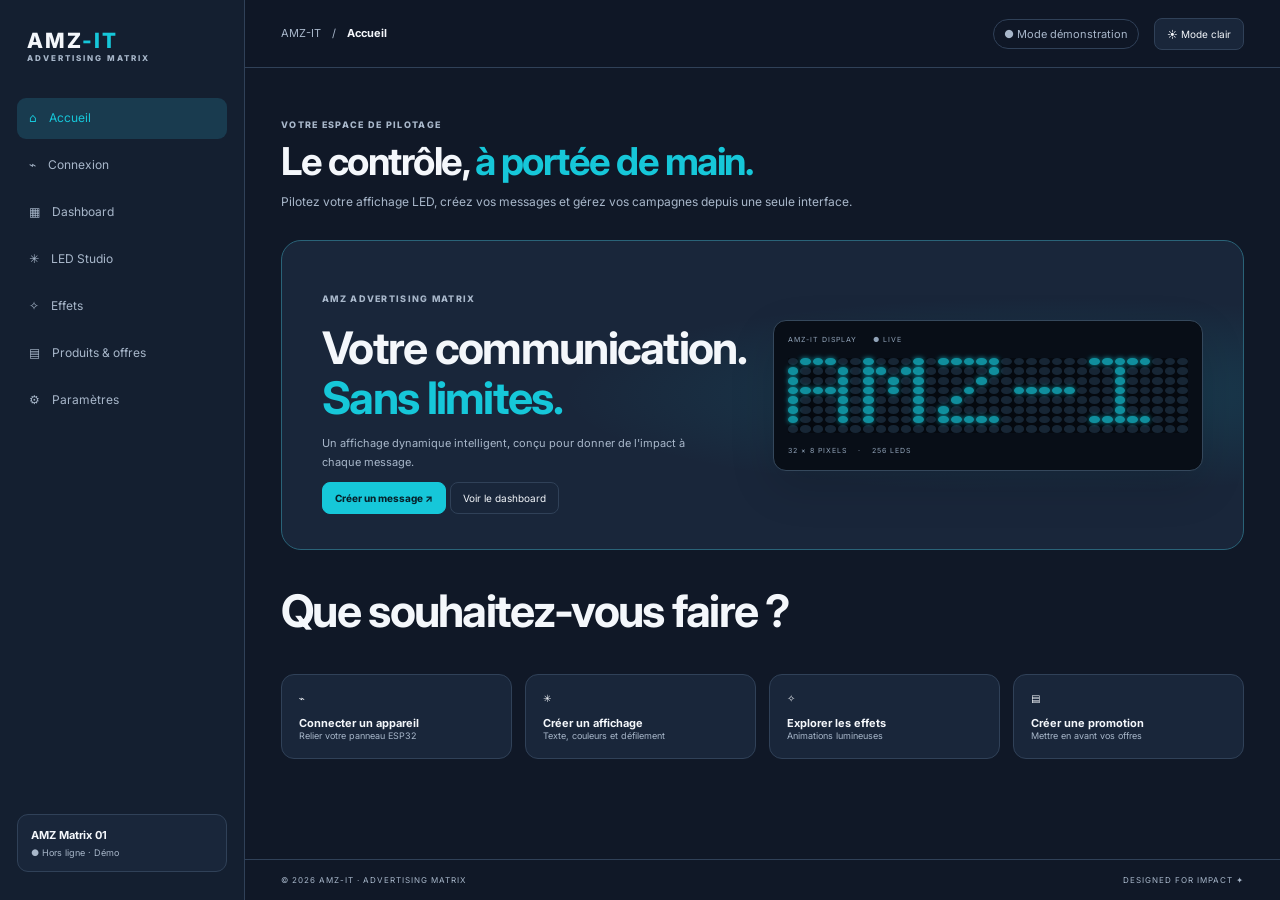
<file: maquette/index.html>
<!doctype html>
<html lang="fr" data-theme="dark"><head><meta charset="utf-8"><meta name="viewport" content="width=device-width,initial-scale=1"><title>AMZ-IT Advertising Matrix</title><link rel="stylesheet" href="css/style.css"></head>
<body><aside class="sidebar"><div class="brand">AMZ<span>-IT</span><small>ADVERTISING MATRIX</small></div><nav>
<button data-screen="home" class="active">⌂　Accueil</button><button data-screen="connection">⌁　Connexion</button><button data-screen="dashboard">▦　Dashboard</button><button data-screen="studio">✳　LED Studio</button><button data-screen="effects">✧　Effets</button><button data-screen="products">▤　Produits & offres</button><button data-screen="settings">⚙　Paramètres</button></nav><div class="device"><b>AMZ Matrix 01</b><small>● Hors ligne · Démo</small></div></aside>
<main><header><span>AMZ-IT　/　<strong id="crumb">Accueil</strong></span><div><span class="pill">● Mode démonstration</span> <button id="theme">☀ Mode clair</button></div></header><div class="content">
<section id="home" class="screen active"><label>VOTRE ESPACE DE PILOTAGE</label><h1>Le contrôle, <em>à portée de main.</em></h1><p class="lead">Pilotez votre affichage LED, créez vos messages et gérez vos campagnes depuis une seule interface.</p><div class="hero"><div><label>AMZ ADVERTISING MATRIX</label><h2>Votre communication.<br><em>Sans limites.</em></h2><p>Un affichage dynamique intelligent, conçu pour donner de l'impact à chaque message.</p><button class="primary" data-go="studio">Créer un message ↗</button> <button data-go="dashboard">Voir le dashboard</button></div><div class="device-screen"><small>AMZ-IT DISPLAY　　● LIVE</small><div class="matrix" id="heroMatrix"></div><small>32 × 8 PIXELS　 ·　 256 LEDS</small></div></div><h2>Que souhaitez-vous faire ?</h2><div class="cards four"><button data-go="connection">⌁<b>Connecter un appareil</b><small>Relier votre panneau ESP32</small></button><button data-go="studio">✳<b>Créer un affichage</b><small>Texte, couleurs et défilement</small></button><button data-go="effects">✧<b>Explorer les effets</b><small>Animations lumineuses</small></button><button data-go="products">▤<b>Créer une promotion</b><small>Mettre en avant vos offres</small></button></div></section>
<section id="connection" class="screen"><label>APPAREILS</label><h1>Connexion <em>à votre panneau.</em></h1><p class="lead">Associez votre téléphone ou tablette à votre matrice AMZ-IT.</p><div class="columns"><article><h3>Ajouter un appareil</h3><p>Connexion locale via le Wi-Fi de l'ESP32 · Étape 01 / 03</p><div class="steps">① Wi-Fi　 ─────　② Association　 ─────　③ Terminé</div><div class="callout">⌁　<b>Activez le point d'accès AMZ-IT</b><p>Votre panneau crée son propre réseau Wi-Fi sécurisé.</p></div><label>RÉSEAU WI-FI DE L'APPAREIL</label><input value="AMZ-IT-MATRIX-01" readonly><label>ADRESSE DE CONNEXION</label><input value="192.168.4.1" readonly><label>MOT DE PASSE DU RÉSEAU</label><input type="password" value="AMZmatrix2026" readonly><button class="primary" id="connect">Simuler la connexion →</button></article><article><h3>AMZ Matrix 01</h3><p>État : <em>Hors ligne</em></p><div class="specs"><div>RÉSOLUTION<b>32 × 8</b></div><div>PIXELS<b>256 RGB</b></div><div>CONTRÔLEUR<b>ESP32</b></div><div>CONNEXION<b>Wi-Fi local</b></div></div><p class="muted">Ces identifiants sont des valeurs de démonstration. Ils devront correspondre au firmware ESP32.</p></article></div></section>
<section id="dashboard" class="screen"><label>VUE D'ENSEMBLE</label><h1>Votre activité, <em>en un regard.</em></h1><p class="lead">Suivez l'état de votre panneau et de vos contenus.</p><div class="cards four stats"><article>ÉTAT DU PANNEAU<b>Hors ligne</b><small>En attente de connexion</small></article><article>MESSAGES ENREGISTRÉS<b>08</b><small>+ 2 cette semaine</small></article><article>CAMPAGNES ACTIVES<b>03</b><small>Sur 5 campagnes</small></article><article>PIXELS DISPONIBLES<b>256</b><small>Matrice 32 × 8 RGB</small></article></div><div class="columns"><article><h3>Aperçu du panneau</h3><p>Simulation de l'affichage LED actuel</p><div class="device-screen"><div class="matrix" id="dashMatrix"></div></div><label>LUMINOSITÉ <output id="dashVal">70%</output></label><input type="range" id="dashBright" min="5" max="100" value="70"></article><article><h3>Activité récente</h3><ul><li>Message modifié — Bienvenue chez AMZ-IT</li><li>Promotion créée — Offre spéciale</li><li>Paramètres mis à jour — Thème</li><li>Appareil détecté — AMZ Matrix 01</li></ul></article></div><p class="muted">Les données présentées sont fictives et servent uniquement à illustrer le tableau de bord.</p></section>
<section id="studio" class="screen"><label>CRÉATION · LED STUDIO</label><h1>Donnez vie à <em>vos messages.</em></h1><p class="lead">Composez un affichage adapté à votre matrice LED 32 × 8.</p><div class="columns studio"><article><h3>Contenu du message</h3><label>VOTRE TEXTE <output id="count">18 / 48</output></label><input id="msg" maxlength="48" value="BIENVENUE CHEZ AMZ"><small>Privilégiez les messages courts pour une meilleure lisibilité.</small><label>COULEUR DU TEXTE</label><div class="colors"><button data-color="#16c7d9" style="background:#16c7d9"></button><button data-color="#ffffff" style="background:#fff"></button><button data-color="#ffb547" style="background:#ffb547"></button><button data-color="#20c997" style="background:#20c997"></button><input type="color" id="custom" value="#16c7d9"></div><label>VITESSE DE DÉFILEMENT</label><select id="speed"><option>Lente</option><option selected>Normale</option><option>Rapide</option></select><label>DIRECTION</label><select id="direction"><option>Droite vers gauche</option><option>Gauche vers droite</option></select><div class="switchrow">Défilement du texte <input type="checkbox" id="scroll" checked></div><div class="switchrow">Effet lumineux <input type="checkbox" id="glow" checked></div><label>LUMINOSITÉ <output id="brightVal">70%</output></label><input type="range" id="bright" min="5" max="100" value="70"><label>ARRIÈRE-PLAN</label><select id="bg"><option value="#05090f">Noir</option><option value="#071c2b">Bleu nuit</option><option value="#18202c">Ardoise</option></select><button class="primary" id="save">Enregistrer le message ✓</button></article><article><h3>Aperçu en direct <em>● LIVE PREVIEW</em></h3><p>Simulation de la grille 32 × 8</p><div class="device-screen"><div class="matrix big" id="studioMatrix"></div></div><small>APERÇU VISUEL SIMULÉ　 ·　 256 RGB LEDS</small><div class="callout">✦ <b>Conseil de lisibilité</b><p>Sur 8 pixels de hauteur, les caractères bitmap simples et les messages courts offrent le meilleur rendu.</p></div></article></div></section>
<section id="effects" class="screen"><label>ANIMATION & PERSONNALISATION</label><h1>Un effet. <em>Une signature.</em></h1><p class="lead">Choisissez une animation pour rendre vos messages plus visibles.</p><div class="cards three effects"><button data-effect="Défilement"><div class="demo scroll">AMZ-IT →</div><b>Défilement</b><small>Le texte traverse l'écran</small></button><button data-effect="Clignotement"><div class="demo blink">PROMO !</div><b>Clignotement</b><small>Attire l'attention par impulsions</small></button><button data-effect="Pulsation"><div class="demo pulse">WELCOME</div><b>Pulsation</b><small>Variation douce de luminosité</small></button><button data-effect="Onde lumineuse"><div class="demo wave">▂ ▅ ▇ ▃ ▆ ▂</div><b>Onde lumineuse</b><small>Balayage horizontal</small></button><button data-effect="Étincelles"><div class="demo">✦ · ✧ · ✦</div><b>Étincelles</b><small>Points lumineux aléatoires</small></button><button data-effect="Statique"><div class="demo">AMZ MATRIX</div><b>Statique</b><small>Message fixe</small></button></div><article class="effect-choice">Effet sélectionné : <b id="chosenEffect">Défilement</b><button class="primary" data-go="studio">Appliquer dans LED Studio ↗</button></article></section>
<section id="products" class="screen"><label>COMMUNICATION COMMERCIALE</label><h1>Vos offres, <em>mises en lumière.</em></h1><p class="lead">Préparez des messages commerciaux clairs et impactants.</p><div class="tabs"><button class="active" data-tab="offers">Mes offres</button><button data-tab="templates">Modèles prêts à l'emploi</button><button class="primary" id="newOffer">＋ Nouvelle offre</button></div><div id="offers" class="cards three offers"><article><div class="promo red"><small>OFFRE SPÉCIALE</small><b>-20%</b><small>TOUTE LA SEMAINE</small></div><b>Promotion de la semaine</b><small>● Prête à publier</small><button class="publish">Publier ↗</button></article><article><div class="promo blue"><small>NOUVEAUTÉ</small><b>NEW</b><small>DISPONIBLE ICI</small></div><b>Nouveau produit</b><small>● Prête à publier</small><button class="publish">Publier ↗</button></article><article><div class="promo gold"><small>PRIX EXCEPTIONNEL</small><b>2 500</b><small>FCFA · AUJOURD'HUI</small></div><b>Prix du jour</b><small>● Brouillon</small><button class="publish">Publier ↗</button></article></div><div id="templates" class="cards three hidden"><button data-template="BIENVENUE CHEZ NOUS">✦<b>Bienvenue</b><small>Accueil et hospitalité</small></button><button data-template="PROMO -20% AUJOURD'HUI">％<b>Promotion</b><small>Offre et réduction</small></button><button data-template="NOUVEAU PRODUIT">✧<b>Nouveauté</b><small>Lancement produit</small></button><button data-template="OUVERT 08H-19H">◷<b>Horaires</b><small>Heures d'ouverture</small></button><button data-template="MERCI DE VOTRE VISITE">♡<b>Remerciement</b><small>Relation client</small></button><button data-template="SOLDES PRIX BAS">↘<b>Soldes</b><small>Vente et liquidation</small></button></div><p class="muted">La publication est simulée. L'envoi réel nécessitera l'intégration de l'API ESP32.</p></section>
<section id="settings" class="screen"><label>CONFIGURATION</label><h1>Un espace à <em>votre image.</em></h1><p class="lead">Gérez l'apparence et les informations de votre système.</p><div class="columns settings"><div class="settingnav"><button class="active" data-setting="appearance">◐　Apparence</button><button data-setting="device">▥　Appareil</button><button data-setting="network">⌁　Réseau</button><button data-setting="about">ⓘ　À propos</button></div><article><div id="appearance" class="setting active"><h3>Apparence de l'application</h3><p>Choisissez le thème qui vous convient.</p><div class="themechoices"><button data-theme="dark" class="selected"><div class="swatch darkswatch"></div><b>AMZ-IT Dark</b><small>Élégant · Confort visuel</small></button><button data-theme="light"><div class="swatch lightswatch"></div><b>AMZ-IT Light</b><small>Clair · Lumineux</small></button></div><hr><div class="switchrow">Animations de l'interface <input type="checkbox" checked></div><div class="switchrow">Réduire les animations <input type="checkbox"></div></div><div id="device" class="setting"><h3>Configuration de l'appareil</h3><p>Informations du panneau publicitaire.</p><div class="specs"><div>NOM<b>AMZ Matrix 01</b></div><div>CONTRÔLEUR<b>ESP32</b></div><div>MATRICE<b>WS2812B · 32 × 8</b></div><div>GPIO DATA<b>GPIO 18</b></div></div><label>NOM PERSONNALISÉ</label><input value="AMZ Matrix 01"><button class="primary" id="saveDevice">Enregistrer</button></div><div id="network" class="setting"><h3>Réseau & connectivité</h3><div class="specs"><div>MODE<b>Point d'accès SoftAP</b></div><div>ADRESSE IP<b>192.168.4.1</b></div><div>PROTOCOLE<b>HTTP / JSON</b></div><div>PORT<b>80</b></div></div><p class="muted">Valeurs indicatives à adapter au firmware ESP32.</p><button data-go="connection">Assistant de connexion ↗</button></div><div id="about" class="setting"><h3>AMZ INTERACTIVE TECHNOLOGY</h3><p>Le futur du divertissement en Afrique.</p><div class="specs"><div>APPLICATION<b>AMZ Advertising Matrix</b></div><div>VERSION<b>0.1.0</b></div><div>INTERFACE<b>HTML · CSS · JS</b></div><div>PLATEFORME CIBLE<b>Flutter · Android / iOS</b></div></div><p class="muted">Prototype non connecté au matériel. Les actions sont simulées localement.</p></div></article></div></section>
</div><footer>© 2026 AMZ-IT · ADVERTISING MATRIX <span>DESIGNED FOR IMPACT ✦</span></footer></main><div class="toast" id="toast"></div><script src="js/app.js"></script></body></html>
</file>
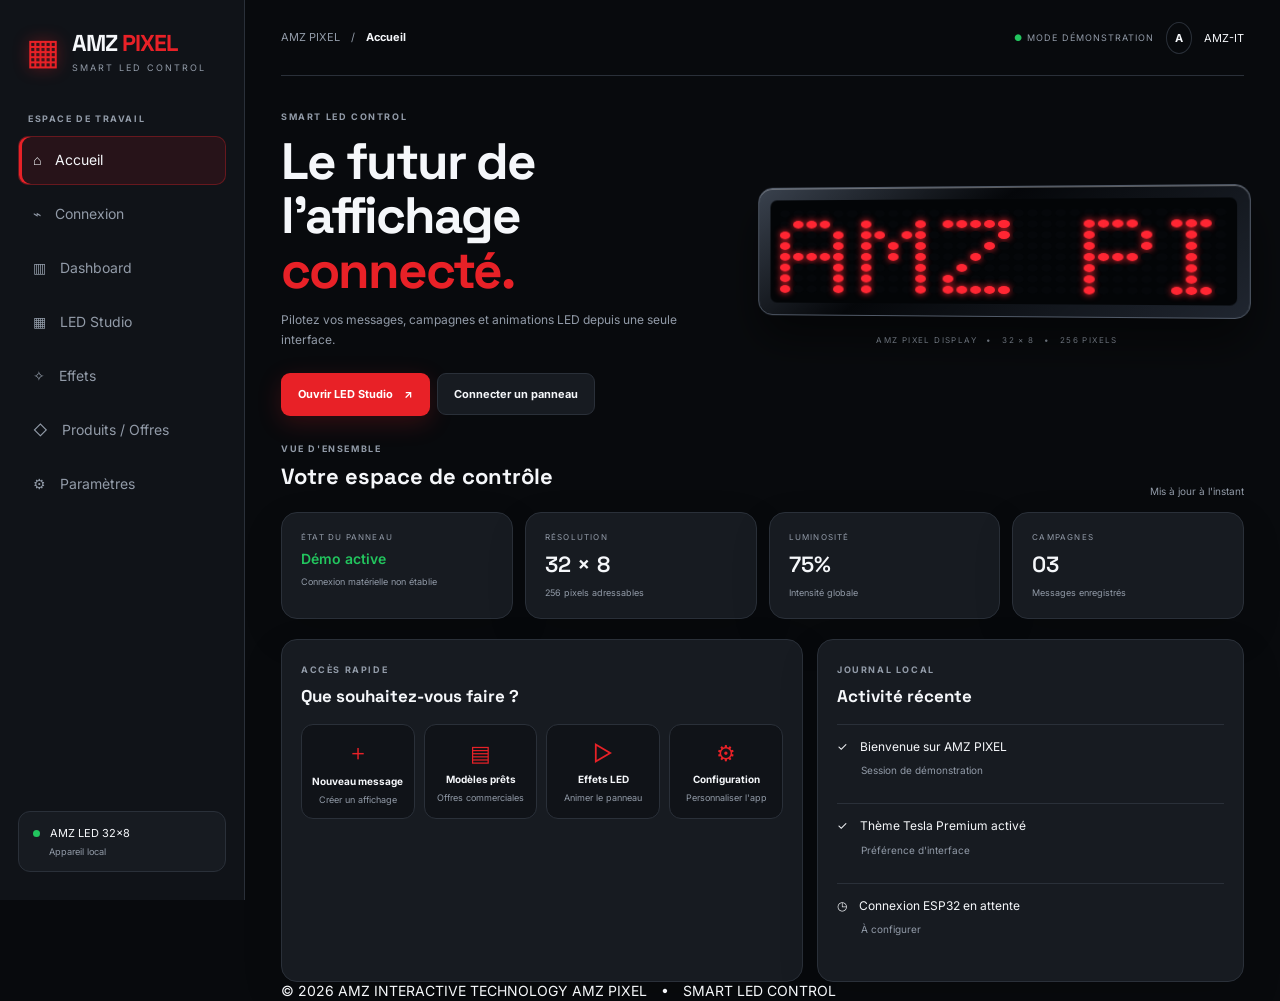
<file: TESLA/index.html>
<!doctype html><html lang="fr" data-theme="dark"><head><meta charset="utf-8"><meta name="viewport" content="width=device-width,initial-scale=1"><title>AMZ PIXEL | Smart LED Control</title><link rel="preconnect" href="https://fonts.googleapis.com"><link href="https://fonts.googleapis.com/css2?family=Inter:wght@400;500;600;700&family=Space+Grotesk:wght@400;600;700&display=swap" rel="stylesheet"><link rel="stylesheet" href="css/style.css"></head><body><aside class="sidebar" id="sidebar"><a class="brand"><span class="mark">▦</span><span><b>AMZ <em>PIXEL</em></b><small>SMART LED CONTROL</small></span></a><small class="section-label">ESPACE DE TRAVAIL</small><nav><button class="nav active" data-page="home">⌂　Accueil</button><button class="nav" data-page="connection">⌁　Connexion</button><button class="nav" data-page="dashboard">▥　Dashboard</button><button class="nav" data-page="studio">▦　LED Studio</button><button class="nav" data-page="effects">✧　Effets</button><button class="nav" data-page="products">◇　Produits / Offres</button><button class="nav" data-page="settings">⚙　Paramètres</button></nav><div class="side-foot"><i></i> AMZ LED 32×8 <small>Appareil local</small></div></aside><main><header><button id="menu" class="mobile">☰</button><div>AMZ PIXEL　/　<b id="crumb">Accueil</b></div><div class="top-right"><span class="demo">● MODE DÉMONSTRATION</span><b class="avatar">A</b> AMZ-IT</div></header>
<section id="home" class="page active"><div class="hero"><div><small class="eyebrow">SMART LED CONTROL</small><h1>Le futur de<br>l'affichage <em>connecté.</em></h1><p>Pilotez vos messages, campagnes et animations LED depuis une seule interface.</p><button class="primary" data-go="studio">Ouvrir LED Studio　↗</button><button class="secondary" data-go="connection">Connecter un panneau</button></div><div class="hero-display"><div class="led-housing"><div class="matrix" id="heroMatrix"></div></div><small>AMZ PIXEL DISPLAY　•　32 × 8　•　256 PIXELS</small></div></div><div class="heading"><div><small class="eyebrow">VUE D'ENSEMBLE</small><h2>Votre espace de contrôle</h2></div><small>Mis à jour à l'instant</small></div><div class="stats"><article><label>ÉTAT DU PANNEAU</label><b class="green">Démo active</b><small>Connexion matérielle non établie</small></article><article><label>RÉSOLUTION</label><b>32 × 8</b><small>256 pixels adressables</small></article><article><label>LUMINOSITÉ</label><b id="homeBright">75%</b><small>Intensité globale</small></article><article><label>CAMPAGNES</label><b>03</b><small>Messages enregistrés</small></article></div><div class="columns"><article class="panel"><small class="eyebrow">ACCÈS RAPIDE</small><h3>Que souhaitez-vous faire ?</h3><div class="shortcuts"><button data-go="studio">＋<b>Nouveau message</b><small>Créer un affichage</small></button><button data-go="products">▤<b>Modèles prêts</b><small>Offres commerciales</small></button><button data-go="effects">▷<b>Effets LED</b><small>Animer le panneau</small></button><button data-go="settings">⚙<b>Configuration</b><small>Personnaliser l'app</small></button></div></article><article class="panel"><small class="eyebrow">JOURNAL LOCAL</small><h3>Activité récente</h3><p class="activity">✓　Bienvenue sur AMZ PIXEL <small>Session de démonstration</small></p><p class="activity">✓　Thème Tesla Premium activé <small>Préférence d'interface</small></p><p class="activity amber">◷　Connexion ESP32 en attente <small>À configurer</small></p></article></div></section>
<section id="connection" class="page"><small class="eyebrow">APPAREILS</small><h1>Connexion <em>ESP32.</em></h1><p>Associez votre appareil au réseau Wi-Fi du contrôleur AMZ PIXEL.</p><div class="columns"><article class="panel centered"><div class="wifi">⌁</div><span class="tag">NON CONNECTÉ</span><h2>Prêt à connecter votre panneau ?</h2><p>Cette maquette fonctionne en mode démonstration. Les commandes matérielles seront activées après intégration de l'API ESP32.</p><button class="primary" id="connectDemo">Simuler une connexion</button><small id="connectInfo">Aucune connexion matérielle active.</small></article><article class="panel"><small class="eyebrow">GUIDE DE CONFIGURATION</small><h3>Connectez votre appareil en 3 étapes</h3><p>01　<b>Allumez le contrôleur</b><small>Vérifiez que la carte ESP32 est alimentée.</small></p><p>02　<b>Rejoignez son réseau Wi-Fi</b><small>Sélectionnez le réseau AMZ PIXEL dans les réglages Wi-Fi.</small></p><p>03　<b>Finalisez l'association</b><small>Renseignez l'adresse locale et testez la communication.</small></p><label>Adresse locale du contrôleur</label><input value="192.168.4.1"></article></div></section>
<section id="dashboard" class="page"><small class="eyebrow">CENTRE DE CONTRÔLE</small><h1>Dashboard<em>.</em></h1><div class="stats"><article><label>CONTRÔLEUR</label><b>ESP32</b><small>En attente d'association</small></article><article><label>MATRICE LED</label><b>32 × 8</b><small>256 pixels WS2812B</small></article><article><label>LUMINOSITÉ</label><b id="dashBright">75%</b><small>Réglage logiciel</small></article><article><label>LECTURE</label><b>Prête</b><small>Aucune playlist active</small></article></div><div class="columns"><article class="panel"><small class="eyebrow">APERÇU DU PANNEAU</small><h3>Affichage actuel</h3><div class="preview"><div class="led-housing"><div class="matrix" id="dashMatrix"></div></div></div></article><article class="panel"><small class="eyebrow">CONTRÔLE RAPIDE</small><h3>Réglages essentiels</h3><label>Luminosité <b id="dashBrightLabel">75%</b></label><input id="dashSlider" type="range" min="5" max="100" value="75"><p>État du panneau</p><label class="switch"><input type="checkbox" checked id="power"><span></span></label><small>Commande de démonstration</small></article></div></section>
<section id="studio" class="page"><small class="eyebrow">CRÉATION</small><h1>LED Studio<em>.</em></h1><p>Composez votre message et visualisez le rendu sur la matrice 32 × 8.</p><div class="columns studio"><article class="panel"><small class="eyebrow">ÉDITEUR DE MESSAGE</small><h3>Votre contenu</h3><label>Texte à afficher</label><input id="message" maxlength="32" value="AMZ PIXEL"><small id="count">9 / 32</small><div class="two"><div><label>Couleur du texte</label><input type="color" id="fg" value="#ff2633"></div><div><label>Couleur du fond</label><input type="color" id="bg" value="#05070a"></div></div><label>Effet d'affichage</label><select id="effect"><option>Fixe</option><option>Défilement gauche</option><option>Défilement droite</option><option>Clignotement</option><option>Fondu</option></select><label>Luminosité <b id="brightLabel">75%</b></label><input type="range" min="5" max="100" value="75" id="bright"><label>Vitesse <b id="speedLabel">5</b></label><input type="range" min="1" max="10" value="5" id="speed"><div class="actions"><button class="secondary" id="reset">Réinitialiser</button><button class="primary" id="send">Envoyer au panneau ↗</button></div><small id="sendInfo">Prévisualisation locale uniquement — ESP32 non connecté.</small></article><article class="panel"><small class="eyebrow">APERÇU EN DIRECT</small><h3>Rendu de la matrice</h3><div class="preview large"><div class="led-housing"><div class="matrix" id="studioMatrix"></div></div></div><small class="cyan">● LIVE PREVIEW　32 COLONNES　•　8 LIGNES　•　256 LEDS</small><p class="muted">Aperçu indicatif. Le mapping et le rendu final dépendront du firmware.</p></article></div></section>
<section id="effects" class="page"><small class="eyebrow">ANIMATION</small><h1>Effets LED<em>.</em></h1><p>Choisissez une ambiance visuelle pour vos messages publicitaires.</p><div class="effects-grid"><button data-effect="Fixe"><span>AMZ</span><b>Affichage fixe</b><small>Message stable et lisible</small></button><button data-effect="Défilement gauche"><span class="cyan">PIXEL →</span><b>Défilement gauche</b><small>Texte en mouvement</small></button><button data-effect="Clignotement"><span class="blink">PROMO</span><b>Clignotement</b><small>Attirer l'attention</small></button><button data-effect="Fondu"><span class="fade">WELCOME</span><b>Fondu</b><small>Transition douce</small></button><button data-effect="Défilement droite"><span class="cyan">← AMZ</span><b>Défilement droite</b><small>Lecture inversée</small></button><button data-effect="Pulse"><span class="pulse">SALE</span><b>Pulse lumineux</b><small>Variation d'intensité</small></button></div><article class="panel tip"><b>✧　Conseil de lisibilité</b><p>Sur une matrice 32 × 8, privilégiez les messages courts, les chiffres contrastés et les animations modérées.</p></article></section>
<section id="products" class="page"><small class="eyebrow">COMMUNICATION</small><h1>Produits & offres<em>.</em></h1><p>Préparez des messages commerciaux à partir de modèles.</p><div class="products"><article class="panel"><small class="eyebrow">PROMOTION</small><div class="offer red">-20%<small>AUJOURD'HUI</small></div><h3>Offre spéciale</h3><p>Mettez en avant une réduction limitée.</p><button class="link use" data-message="PROMO -20%">Utiliser ce modèle ↗</button></article><article class="panel"><small class="eyebrow">NOUVEAUTÉ</small><div class="offer blue">NEW<small>ARRIVAGE</small></div><h3>Nouveau produit</h3><p>Annoncez une nouvelle disponibilité.</p><button class="link use" data-message="NEW ARRIVAGE">Utiliser ce modèle ↗</button></article><article class="panel"><small class="eyebrow">PRIX</small><div class="offer pale">5 000<small>FCFA</small></div><h3>Prix attractif</h3><p>Affichez un prix simple et visible.</p><button class="link use" data-message="5000 FCFA">Utiliser ce modèle ↗</button></article></div></section>
<section id="settings" class="page"><small class="eyebrow">PERSONNALISATION</small><h1>Paramètres<em>.</em></h1><p>Personnalisez votre expérience AMZ PIXEL.</p><div class="columns"><article class="panel"><small class="eyebrow">APPARENCE</small><h3>Thème de l'application</h3><div class="setting"><b>Mode sombre</b><button class="theme active" data-theme="dark">● Sombre</button></div><div class="setting"><b>Mode clair</b><button class="theme" data-theme="light">○ Clair</button></div></article><article class="panel"><small class="eyebrow">APPAREIL</small><h3>Configuration du panneau</h3><label>Nom de l'appareil</label><input value="AMZ LED 32×8"><label>Adresse IP locale</label><input value="192.168.4.1"><p class="amber">Mode démonstration actif</p></article><article class="panel"><small class="eyebrow">À PROPOS</small><h3>AMZ PIXEL</h3><p>Une solution AMZ INTERACTIVE TECHNOLOGY pour le contrôle et la gestion de l'affichage LED connecté.</p><small>VERSION PROTOTYPE 1.0.0　•　INTÉGRATION ESP32 À RÉALISER</small></article></div></section><footer>© 2026 AMZ INTERACTIVE TECHNOLOGY <span>AMZ PIXEL　•　SMART LED CONTROL</span></footer></main><div id="toast"></div><script src="js/app.js"></script></body></html>
</file>
<file: maquette/css/style.css>
@import url('https://fonts.googleapis.com/css2?family=Inter:wght@400;500;600;700;800&display=swap');
:root{font-family:Inter,system-ui,sans-serif;--bg:#101827;--bg2:#141f30;--surface:#19263a;--surface2:#25364c;--text:#f4f7fb;--muted:#a8b7ca;--border:#304158;--primary:#16c7d9;--secondary:#8b5cf6;--success:#20c997;--warning:#ffb547;--shadow:0 16px 45px #0002}
[data-theme=light]{color-scheme:light;--bg:#f4f7fb;--bg2:#edf2f7;--surface:#fff;--surface2:#edf2f7;--text:#152238;--muted:#68778c;--border:#dce4ed;--primary:#087f8c;--secondary:#6651c9;--success:#138a65;--warning:#d88a16;--shadow:0 16px 45px #1f324b12}
*{box-sizing:border-box}body{margin:0;background:var(--bg);color:var(--text);font-size:14px;transition:.2s}button,input,select{font:inherit}button{cursor:pointer;color:inherit}button:focus-visible,input:focus-visible,select:focus-visible{outline:2px solid var(--primary);outline-offset:2px}.sidebar{position:fixed;inset:0 auto 0 0;width:245px;background:var(--bg2);border-right:1px solid var(--border);padding:28px 17px;display:flex;flex-direction:column;z-index:4}.brand{font-size:21px;font-weight:800;letter-spacing:2px;padding:0 10px 35px}.brand span{color:var(--primary)}.brand small{display:block;font-size:8px;color:var(--muted);letter-spacing:2px}nav{display:grid;gap:6px}nav button,.settingnav button{border:0;background:transparent;text-align:left;color:var(--muted);padding:12px;border-radius:9px;font-size:12px}nav button.active,nav button:hover,.settingnav button.active{background:color-mix(in srgb,var(--primary) 13%,var(--surface));color:var(--primary)}.device{margin-top:auto;background:var(--surface);border:1px solid var(--border);padding:13px;border-radius:11px}.device b,.device small{display:block}.device b{font-size:11px}.device small{font-size:9px;color:var(--muted);margin-top:5px}main{margin-left:245px;min-height:100vh;display:flex;flex-direction:column}header{height:68px;border-bottom:1px solid var(--border);display:flex;align-items:center;justify-content:space-between;padding:0 36px;position:sticky;top:0;background:color-mix(in srgb,var(--bg) 90%,transparent);backdrop-filter:blur(12px);z-index:3;font-size:11px;color:var(--muted)}header strong{color:var(--text)}header button,button:not(nav button){border:1px solid var(--border);background:var(--surface);border-radius:8px;padding:9px 12px;font-size:10px}header button{margin-left:12px;color:var(--text)}.pill{border:1px solid var(--border);padding:7px 10px;border-radius:20px}.content{width:min(1400px,100%);padding:34px 36px 45px;margin:auto;flex:1}.screen{display:none;animation:appear .2s}.screen.active{display:block}@keyframes appear{from{opacity:0;transform:translateY(5px)}to{opacity:1;transform:none}}label{display:block;font-size:9px;letter-spacing:1.3px;font-weight:800;color:var(--muted);margin:17px 0 8px}h1{font-size:clamp(27px,3vw,39px);letter-spacing:-1.5px;margin:8px 0}h2{font-size:clamp(30px,3.5vw,45px);line-height:1.1;letter-spacing:-1.7px}h3{font-size:15px;margin:0 0 7px}em{font-style:normal;color:var(--primary)}p{color:var(--muted);font-size:11px;line-height:1.7}.lead{font-size:12px;margin:0 0 26px}.hero{display:grid;grid-template-columns:1fr 1fr;gap:20px;align-items:center;padding:35px 40px;background:radial-gradient(ellipse at 80% 50%,color-mix(in srgb,var(--primary) 15%,transparent),transparent 45%),var(--surface);border:1px solid color-mix(in srgb,var(--primary) 25%,var(--border));border-radius:20px;margin:28px 0 35px}.hero h2{margin:20px 0 10px}.hero p{max-width:380px}.primary{background:var(--primary)!important;color:#06202a!important;border-color:var(--primary)!important;font-weight:750}.device-screen{background:#080e17;border:1px solid #35485c;border-radius:13px;padding:14px;box-shadow:var(--shadow)}.device-screen small{display:flex;justify-content:space-between;color:#91a3b8;font-size:7px;letter-spacing:1px}.matrix{height:75px;display:grid;grid-template-columns:repeat(32,1fr);grid-template-rows:repeat(8,1fr);gap:2px;margin:13px 0}.matrix i{border-radius:50%;background:#172635}.matrix i.on{background:var(--led,#16c7d9);box-shadow:0 0 5px var(--led,#16c7d9)}.matrix.big{height:125px;gap:3px}.cards{display:grid;gap:13px;margin:17px 0 25px}.cards.four{grid-template-columns:repeat(4,1fr)}.cards.three{grid-template-columns:repeat(3,1fr)}.cards button,.cards article,article{background:var(--surface);border:1px solid var(--border);border-radius:13px;padding:17px}.cards button{text-align:left;transition:.2s}.cards button:hover{border-color:var(--primary);transform:translateY(-2px)}.cards button>b,.cards button>small{display:block}.cards button>b{font-size:11px;margin-top:12px}.cards button>small,small{font-size:9px;color:var(--muted)}.stats article{font-size:8px;letter-spacing:1px;color:var(--muted)}.stats article>b{display:block;color:var(--text);font-size:23px;letter-spacing:-1px;margin:12px 0 3px}.columns{display:grid;grid-template-columns:1.2fr .8fr;gap:16px;align-items:start}.columns article{padding:22px}.steps{padding:17px;background:var(--surface2);border-radius:9px;margin:18px 0;color:var(--primary);font-size:10px}.callout{padding:15px;background:color-mix(in srgb,var(--primary) 8%,var(--surface));border:1px solid color-mix(in srgb,var(--primary) 20%,var(--border));border-radius:10px;margin:15px 0;color:var(--primary);font-size:11px}.callout p{margin-bottom:0}input:not([type=checkbox]):not([type=range]):not([type=color]),select{width:100%;padding:11px;border:1px solid var(--border);background:var(--bg2);color:var(--text);border-radius:8px;font-size:11px;margin-bottom:8px}.specs{display:grid;grid-template-columns:1fr 1fr;gap:18px;padding:15px;background:var(--bg2);border:1px solid var(--border);border-radius:10px;margin:17px 0}.specs div{font-size:8px;color:var(--muted);letter-spacing:.8px}.specs b{display:block;font-size:11px;color:var(--text);margin-top:5px;letter-spacing:0}.muted{color:var(--muted)}.studio{grid-template-columns:.9fr 1.1fr}.studio article small{display:block;margin:4px 0 10px}.colors{display:flex;gap:10px;margin-bottom:17px}.colors button{width:25px;height:25px;border-radius:50%;padding:0;border:2px solid var(--border)}input[type=color]{width:30px;height:28px;border:0;background:transparent}.switchrow{display:flex;justify-content:space-between;align-items:center;padding:12px 0;border-top:1px solid var(--border);font-size:10px}.switchrow input{accent-color:var(--primary)}input[type=range]{width:100%;accent-color:var(--primary)}output{float:right;color:var(--primary)}.demo{height:105px;background:#080e17;color:#16c7d9;border-radius:9px;display:grid;place-items:center;font-weight:800;font-size:17px;letter-spacing:2px;margin-bottom:13px;text-shadow:0 0 12px #16c7d9}.blink{animation:blink 1s steps(2) infinite}.pulse{animation:pulse 2s infinite}.scroll{animation:scroll 3s linear infinite}@keyframes blink{50%{opacity:.15}}@keyframes pulse{50%{opacity:.35}}@keyframes scroll{50%{transform:translateX(8px)}}.effect-choice{display:flex;align-items:center;gap:15px}.effect-choice button{margin-left:auto}.tabs{display:flex;gap:10px;align-items:center;border-bottom:1px solid var(--border);padding-bottom:12px}.tabs button{border:0;background:transparent;color:var(--muted)}.tabs button.active{color:var(--primary)}.tabs .primary{margin-left:auto}.promo{height:130px;border-radius:9px;display:flex;flex-direction:column;align-items:center;justify-content:center;color:white;margin-bottom:14px}.promo small{color:#fff;letter-spacing:1px}.promo b{font-size:35px}.red{background:linear-gradient(135deg,#8c2746,#dc5264)}.blue{background:linear-gradient(135deg,#07556a,#102b54)}.gold{background:linear-gradient(135deg,#a85a14,#d58a28)}.offers article>b{display:block;font-size:11px}.publish{margin-top:13px;color:var(--primary)}.hidden{display:none!important}.settings{grid-template-columns:190px 1fr}.settingnav{display:grid;gap:5px}.setting{display:none}.setting.active{display:block}.themechoices{display:grid;grid-template-columns:1fr 1fr;gap:12px;margin-top:18px}.themechoices button{text-align:left}.themechoices b,.themechoices small{display:block;margin-top:8px}.swatch{height:85px;border-radius:7px}.darkswatch{background:linear-gradient(90deg,#25364c 25%,#101827 25% 100%)}.lightswatch{background:linear-gradient(90deg,#dce4ed 25%,#fff 25% 100%)}hr{border:0;border-top:1px solid var(--border);margin:20px 0}footer{border-top:1px solid var(--border);padding:15px 36px;color:var(--muted);font-size:8px;letter-spacing:1px;display:flex;justify-content:space-between}.toast{position:fixed;bottom:22px;right:22px;background:var(--surface);border:1px solid var(--border);box-shadow:var(--shadow);border-radius:9px;padding:12px 16px;font-size:11px;opacity:0;transition:.2s;pointer-events:none}.toast.show{opacity:1}.selected{outline:1px solid var(--primary)}@media(max-width:1000px){.sidebar{width:205px}main{margin-left:205px}.content{padding:25px 20px}.cards.four{grid-template-columns:repeat(2,1fr)}.hero{padding:25px}.columns{grid-template-columns:1fr}.studio{grid-template-columns:1fr}}@media(max-width:700px){.sidebar{position:relative;width:auto;inset:auto;padding:12px;display:block}.brand{padding:4px 8px 12px}nav{grid-template-columns:repeat(4,1fr)}nav button{font-size:9px;padding:9px 4px;text-align:center}.device{display:none}main{margin:0}header{height:55px;padding:0 13px}.pill{display:none}.content{padding:22px 13px}.hero{grid-template-columns:1fr;padding:20px}.hero .device-screen{margin-top:10px}.cards.three{grid-template-columns:1fr 1fr}.cards.four{gap:8px}.cards button,.cards article{padding:12px}.settings{grid-template-columns:1fr}.settingnav{grid-template-columns:repeat(4,1fr)}.settingnav button{font-size:9px;text-align:center;padding:8px 3px}.effect-choice{flex-wrap:wrap}.effect-choice button{margin-left:0}footer{padding:13px}.studio article{padding:15px}}@media(max-width:430px){nav{grid-template-columns:repeat(4,1fr)}nav button{font-size:8px}.cards.three{grid-template-columns:1fr}.cards.four{grid-template-columns:1fr 1fr}.stats article>b{font-size:19px}.tabs{flex-wrap:wrap}.tabs .primary{margin-left:0}.themechoices{grid-template-columns:1fr 1fr}}
</file>
<file: TESLA/css/style.css>
*{box-sizing:border-box} :root{--bg:#080a0d;--bg2:#101318;--card:#171b21;--raised:#202630;--text:#f5f7fa;--muted:#929ba8;--line:#2a3039;--red:#e82127;--cyan:#16c7d9;--green:#22c55e}html[data-theme=light]{--bg:#f1f3f5;--bg2:#fff;--card:#fff;--raised:#e9edf1;--text:#171b21;--muted:#68717d;--line:#dce1e7}body{margin:0;background:var(--bg);color:var(--text);font:14px Inter,Arial,sans-serif}button,input,select{font:inherit}button{cursor:pointer;color:inherit}.sidebar{position:fixed;inset:0 auto 0 0;width:245px;background:var(--bg2);border-right:1px solid var(--line);padding:28px 18px;z-index:5;display:flex;flex-direction:column}.brand{display:flex;align-items:center;gap:12px;margin:0 8px 40px;color:var(--text);text-decoration:none}.brand b{font:700 23px "Space Grotesk";letter-spacing:-1px}.brand em{color:var(--red);font-style:normal}.brand small{display:block;color:var(--muted);font-size:9px;letter-spacing:2px;margin-top:4px}.mark{font-size:36px;color:var(--red);text-shadow:0 0 16px #e8212777}.section-label,.eyebrow{font-size:9px;letter-spacing:1.6px;color:var(--muted);font-weight:700}.section-label{padding:0 10px 12px}nav{display:grid;gap:5px}.nav{background:none;border:1px solid transparent;border-radius:10px;text-align:left;padding:14px;color:var(--muted)}.nav:hover,.nav.active{background:#e821271b;border-color:#e8212755;color:var(--text)}.nav.active{box-shadow:inset 3px 0 var(--red)}.side-foot{margin-top:auto;padding:14px;background:var(--card);border:1px solid var(--line);border-radius:12px;font-size:11px}.side-foot i{display:inline-block;width:7px;height:7px;background:var(--green);border-radius:50%;margin-right:7px}.side-foot small{display:block;color:var(--muted);margin:6px 0 0 16px}main{margin-left:245px;padding:0 36px;max-width:1700px}header{height:76px;border-bottom:1px solid var(--line);display:flex;align-items:center;justify-content:space-between;color:var(--muted);font-size:11px;margin-bottom:30px}header b{color:var(--text)}.top-right{display:flex;align-items:center;gap:12px;color:var(--text)}.demo{font-size:9px;letter-spacing:1px;color:var(--muted)}.demo:first-letter{color:var(--green)}.avatar{border:1px solid var(--line);border-radius:50%;padding:8px}.mobile{display:none}.page{display:none;animation:up .25s}.page.active{display:block}@keyframes up{from{opacity:0;transform:translateY(7px)}to{opacity:1;transform:none}}h1,h2,h3{font-family:"Space Grotesk",Inter,sans-serif}h1{font-size:clamp(34px,4vw,54px);line-height:1.06;letter-spacing:-2px;margin:12px 0}h1 em{font-style:normal;color:var(--red)}h2{font-size:22px}h3{font-size:17px;margin:9px 0 17px}p{color:var(--muted);font-size:12px;line-height:1.7}.hero{display:grid;grid-template-columns:1fr 1.1fr;align-items:center;gap:20px;min-height:320px}.hero p{max-width:440px}.primary,.secondary{border:1px solid transparent;border-radius:9px;padding:13px 16px;font-size:11px;font-weight:700;margin:10px 7px 10px 0}.primary{background:var(--red);color:white;box-shadow:0 7px 24px #e8212733}.secondary{background:var(--card);border-color:var(--line)}.hero-display{padding:30px 0;text-align:center}.led-housing{padding:12px;background:linear-gradient(145deg,#3a424e,#05070a 40%,#202630);border:1px solid #515a68;border-radius:15px;box-shadow:0 25px 45px #0008,inset 0 1px #fff5;transform:perspective(700px) rotateY(-5deg)}.matrix{display:grid;grid-template-columns:repeat(32,1fr);grid-template-rows:repeat(8,8px);gap:3px;background:#030507;padding:10px;border-radius:7px}.pixel{border-radius:50%;background:#151b24}.pixel.on{box-shadow:0 0 7px currentColor}.hero-display>small{display:block;color:var(--muted);font-size:8px;letter-spacing:1.4px;margin-top:18px}.heading{display:flex;justify-content:space-between;align-items:end;margin:12px 0 15px}.heading h2{margin:7px 0}.heading>small{color:var(--muted);font-size:10px}.stats{display:grid;grid-template-columns:repeat(4,1fr);gap:12px}.stats article,.panel{background:var(--card);border:1px solid var(--line);border-radius:16px;padding:19px;box-shadow:0 15px 40px #0002}.stats label{display:block;font-size:8px;letter-spacing:1.2px;color:var(--muted)}.stats b{display:block;font:600 22px "Space Grotesk";margin:8px 0 4px}.stats small{color:var(--muted);font-size:9px}.green{color:var(--green);font:600 14px Inter!important}.columns{display:grid;grid-template-columns:1.1fr .9fr;gap:14px;margin-top:15px}.shortcuts{display:grid;grid-template-columns:repeat(4,1fr);gap:9px}.shortcuts button{background:var(--bg2);border:1px solid var(--line);border-radius:12px;padding:13px 7px;color:var(--red);font-size:22px}.shortcuts b,.shortcuts small{display:block;color:var(--text);font-size:10px;margin-top:7px}.shortcuts small{color:var(--muted);font-size:9px}.activity{border-top:1px solid var(--line);padding:12px 0;color:var(--text)}.activity small{display:block;color:var(--muted);margin:5px 0 0 24px}.amber{color:var(--amber)!important}.page>p{margin-top:-5px}.page>.eyebrow{display:block;margin-top:10px}.page>.columns{margin-top:20px}.centered{text-align:center;padding:35px}.centered p{max-width:410px;margin:12px auto 18px}.centered>small{display:block;color:var(--muted);font-size:9px;margin-top:12px}.wifi{font-size:65px;color:var(--red}.tag{display:inline-block;color:var(--amber);font-size:9px;border:1px solid #f59e0b55;border-radius:30px;padding:7px 12px}.panel label{display:block;font-size:10px;margin:15px 0 7px}.panel input:not([type=range]):not([type=checkbox]),.panel select{width:100%;background:var(--bg2);border:1px solid var(--line);border-radius:9px;color:var(--text);padding:11px;font-size:11px}.preview{display:grid;place-items:center;background:radial-gradient(ellipse,#202a38,#0b0e13);padding:35px 12px;border-radius:12px;margin-top:15px}.preview .led-housing{width:100%}.studio{grid-template-columns:.9fr 1.1fr}.two{display:grid;grid-template-columns:1fr 1fr;gap:12px}.two input[type=color]{width:100%;height:40px;background:var(--bg2);border:1px solid var(--line);border-radius:8px}.actions{display:flex;gap:8px;margin-top:18px}.actions button{flex:1}.panel>small:last-child{color:var(--muted);font-size:9px}.cyan{color:var(--cyan)!important}.muted{font-size:10px}.large{min-height:250px}.effects-grid,.products{display:grid;grid-template-columns:repeat(3,1fr);gap:13px;margin-top:22px}.effects-grid button{background:var(--card);border:1px solid var(--line);border-radius:14px;padding:15px;text-align:left}.effects-grid button>span{height:95px;background:#05070a;border-radius:8px;display:grid;place-items:center;color:var(--red);font:700 22px "Space Grotesk";text-shadow:0 0 12px var(--red);margin-bottom:13px}.effects-grid b,.effects-grid small{display:block;font-size:11px}.effects-grid small{font-size:9px;color:var(--muted);margin-top:5px}.blink{animation:blink 1s infinite}.fade{animation:fade 2s infinite}.pulse{animation:pulse 1.3s infinite}@keyframes blink{50%{opacity:.15}}@keyframes fade{50%{opacity:.2}}@keyframes pulse{50%{text-shadow:0 0 25px red;transform:scale(1.05)}}.tip{margin-top:15px}.tip p{margin-bottom:0}.offer{height:140px;display:grid;place-content:center;text-align:center;font:700 39px "Space Grotesk";border-radius:10px;margin:12px 0}.offer small{font:700 9px Inter;letter-spacing:2px}.red{background:#300b10;color:#ff3944}.blue{background:#082b32;color:var(--cyan)}.pale{background:#dce1e7;color:#121820}.link{border:0;background:none;color:var(--red);font-size:10px;font-weight:700;padding:0}.setting{display:flex;justify-content:space-between;align-items:center;border-top:1px solid var(--line);padding:16px 0;font-size:11px}.theme{background:var(--bg2);border:1px solid var(--line);padding:9px 12px;border-radius:8px}.theme.active{border-color:var(--red)}.switch{display:inline-flex!important}.switch input{accent-color:var(--red)}footer{display:flex;justify-content:space-between;border-top:1px solid var(--line);padding:20px 0;margin-top:38px;color:var(--muted);font-size:8px;letter-spacing:1px}#toast{position:fixed;bottom:22px;right:22px;background:var(--raised);border:1px solid var(--line);padding:13px 17px;border-radius:9px;opacity:0;transition:.2s;pointer-events:none;font-size:11px}#toast.show{opacity:1}@media(max-width:1100px){.sidebar{width:220px}main{margin-left:220px;padding:0 22px}.hero{grid-template-columns:1fr 1fr}.stats{grid-template-columns:repeat(2,1fr)}.shortcuts{grid-template-columns:repeat(2,1fr)}}@media(max-width:780px){.sidebar{transform:translateX(-100%);transition:.2s}.sidebar.open{transform:none;box-shadow:20px 0 40px #0009}main{margin:0;padding:0 16px}.mobile{display:block;background:none;border:0}header{height:64px;margin-bottom:20px}.demo{display:none}.hero{grid-template-columns:1fr}.hero-display{padding:10px 0 25px}.columns,.studio{grid-template-columns:1fr}.effects-grid,.products{grid-template-columns:repeat(2,1fr)}.heading>small{display:none}}@media(max-width:500px){main{padding:0 12px}.hero h1{font-size:39px}.stats{gap:8px}.stats article{padding:13px}.stats b{font-size:18px}.shortcuts{grid-template-columns:repeat(2,1fr)}.matrix{gap:2px;padding:6px;grid-template-rows:repeat(8,5px)}.effects-grid,.products{grid-template-columns:1fr 1fr}.panel{padding:15px}footer{font-size:7px;gap:10px}}
</file>
